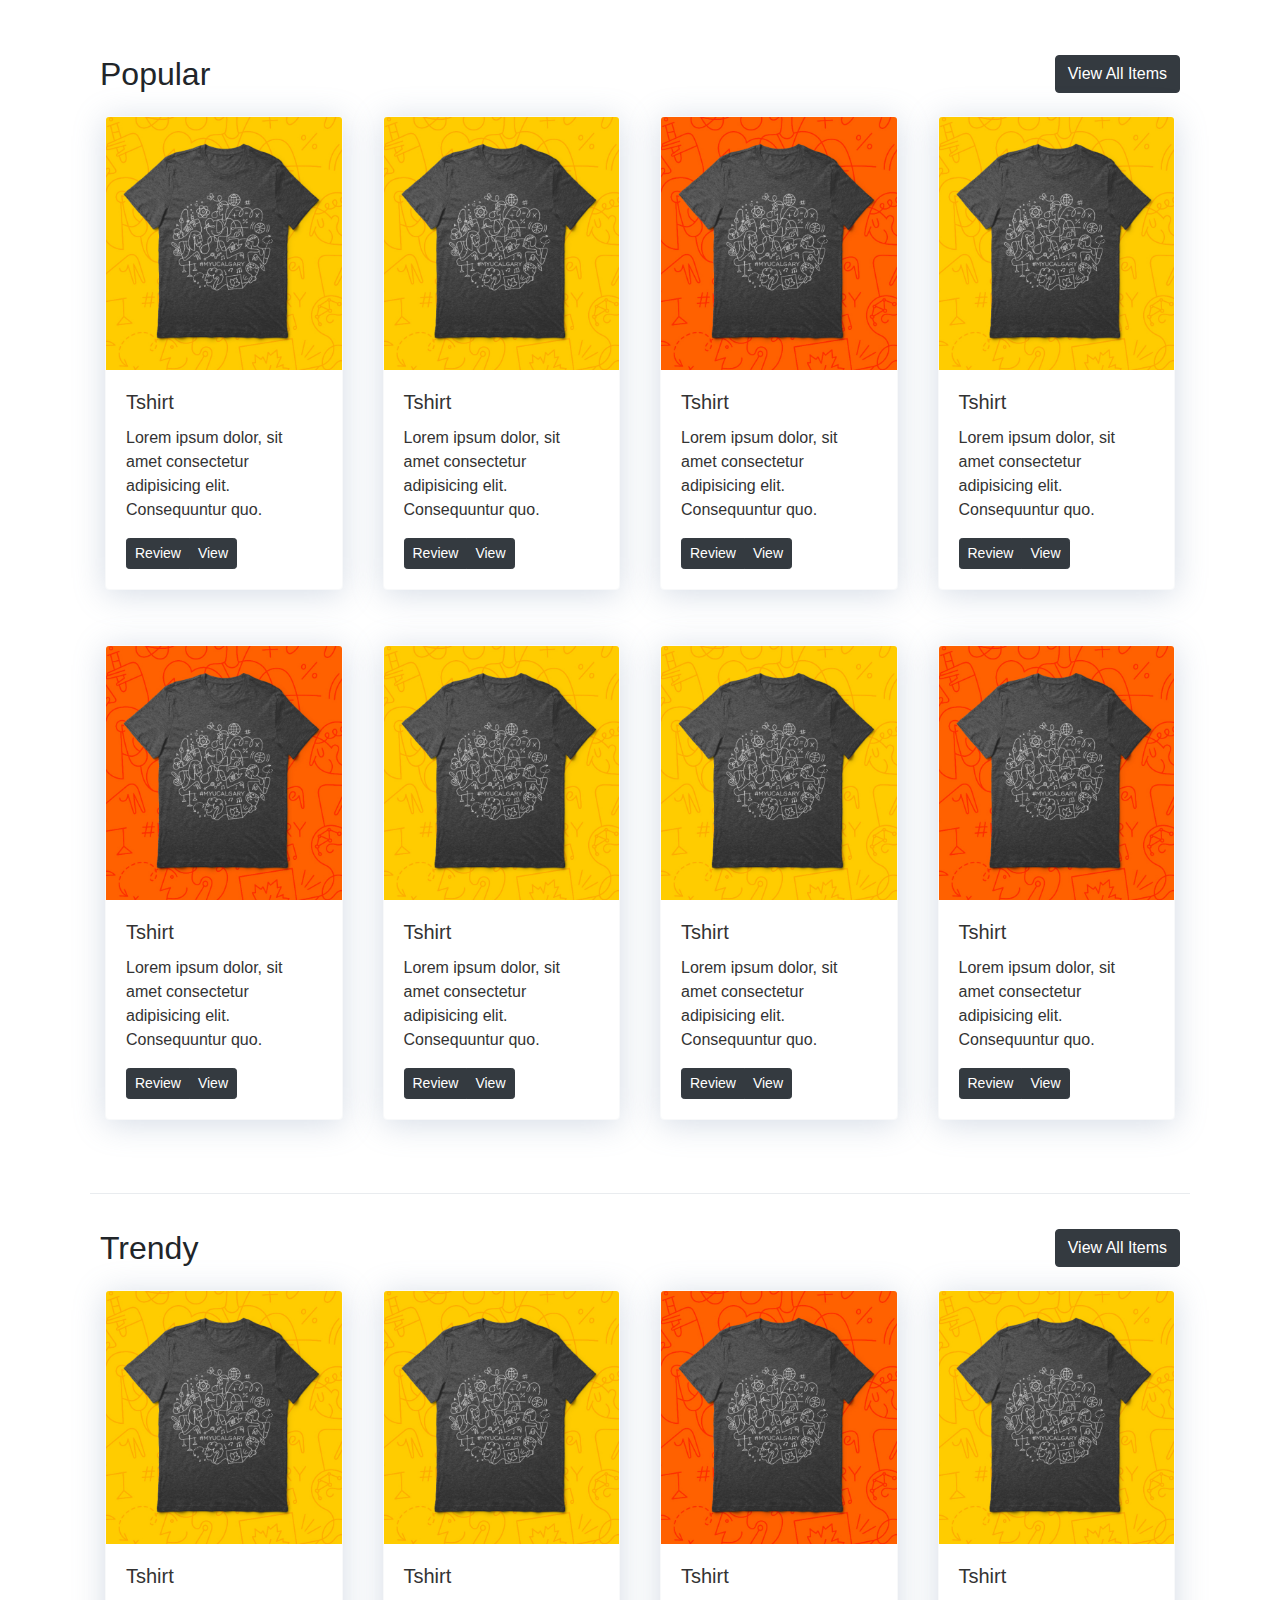
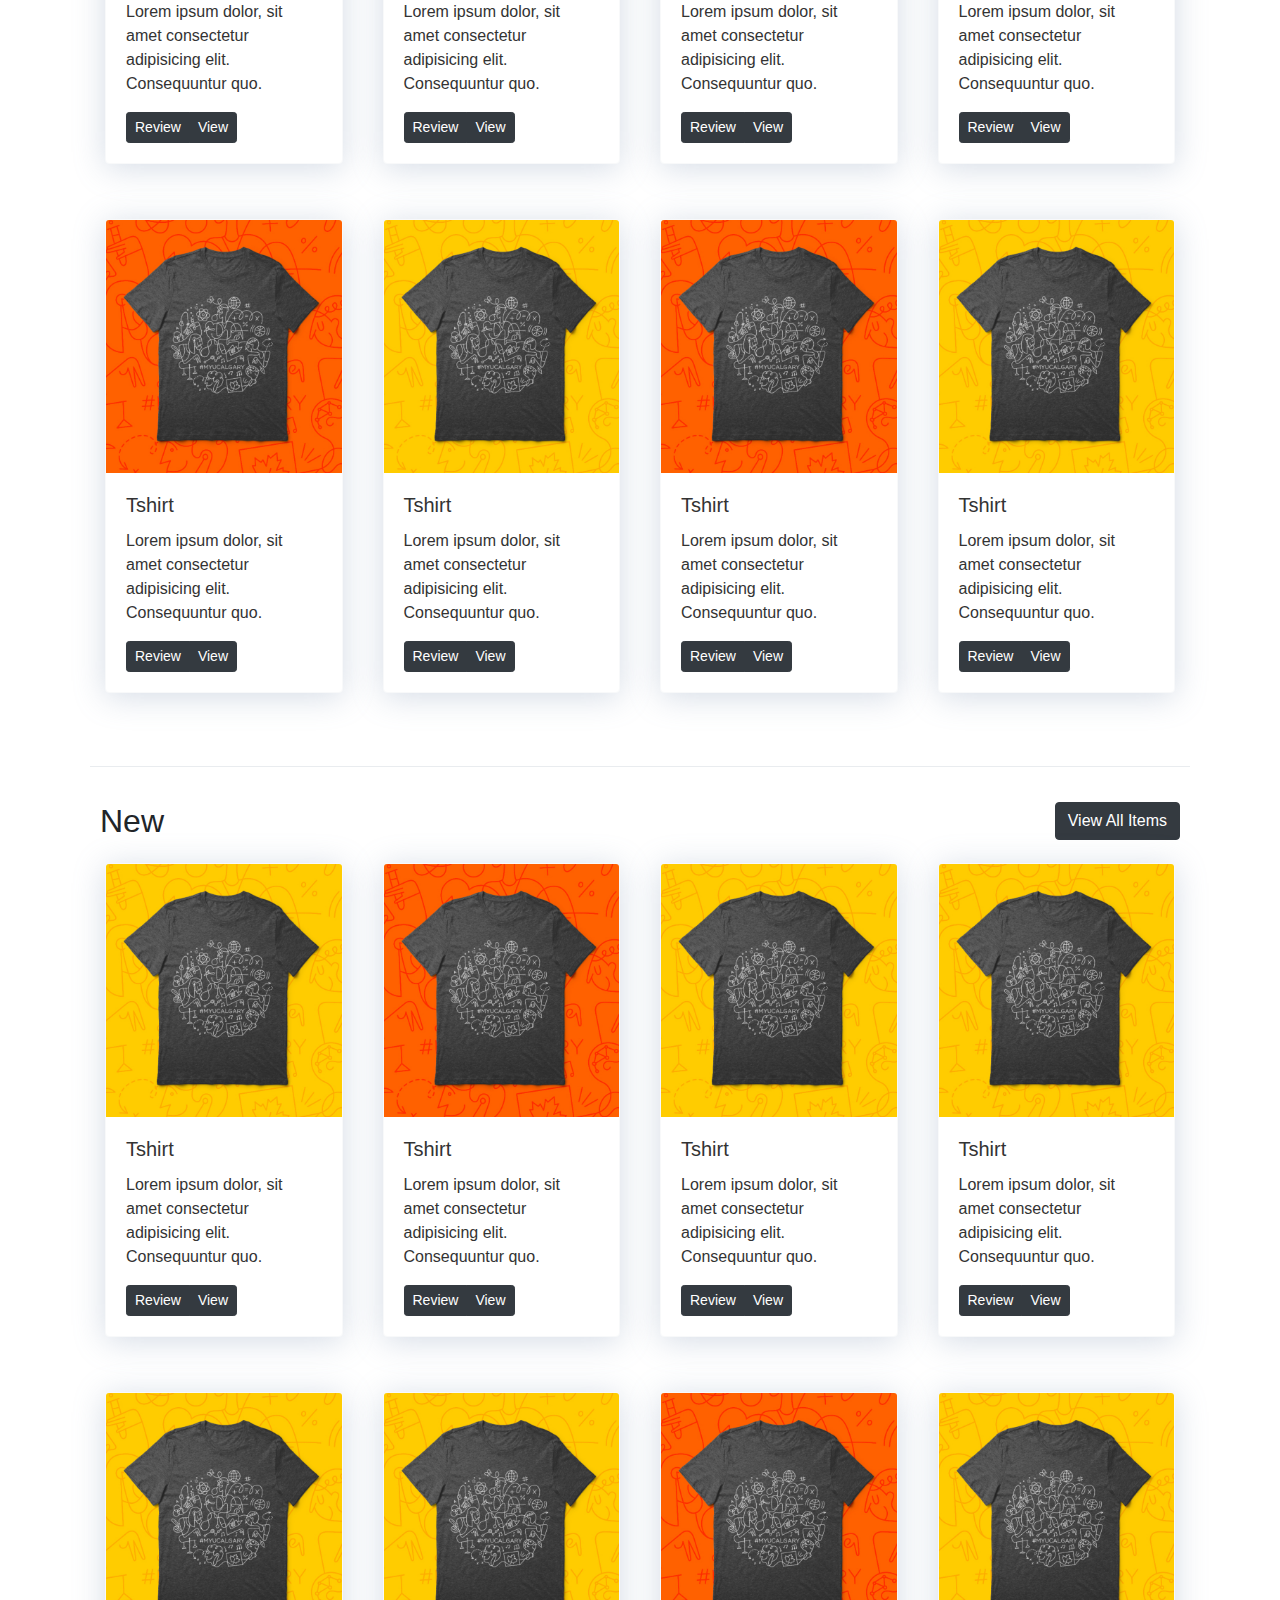
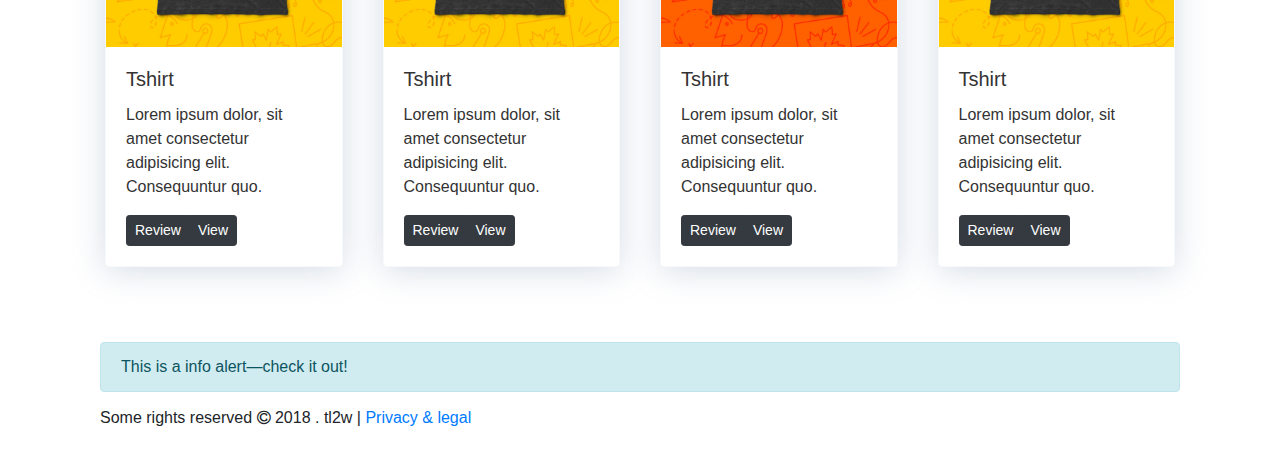
<file: index.html>
<!DOCTYPE html>
<html lang="en">

<head>
    <meta charset="UTF-8">
    <meta name="viewport" content="width=device-width, initial-scale=1, shrink-to-fit=no">
    <meta http-equiv="X-UA-Compatible" content="ie=edge">
    <link href="https://fonts.googleapis.com/css?family=Raleway:400,500" rel="stylesheet">
    <link rel="stylesheet" href="https://maxcdn.bootstrapcdn.com/bootstrap/4.0.0/css/bootstrap.min.css">
    <link rel="stylesheet" href="https://cdnjs.cloudflare.com/ajax/libs/font-awesome/4.7.0/css/font-awesome.css" />
    <link rel="stylesheet" href="style.css">
    <title>Market</title>
</head>

<body>
    <div class="container">
        <!-- Content here -->
        <!-- <header>
            <div class="row">
                <div class="col-md-8 col-sm-12 justify-content-start align-items-center d-flex">
                    <div class="alert alert-info md" role="alert">
                        This is a dark alert—check it out!
                    </div>
                </div>
                <div class="col-md-4 col-sm-12 justify-content-end align-items-center d-flex">
                    <form action="">
                        <select class="custom-select mr-sm-2" id="inlineFormCustomSelect">
                            <option value="1">English</option>
                            <option value="2">Bangla</option>
                            <option value="3">Hindi</option>
                        </select>
                    </form>
                </div>
            </div>
            <div class="row">
                <div class="col-md-6 col-sm-12 justify-content-start align-items-center d-flex">
                    <h1 style="font-weight: 800;">Marketplace</h1>
                </div>
                <div class="col-md-6 col-sm-12 justify-content-end align-items-center d-flex">
                    <div class="row">
                        <div class="col-sm-12 col-md-8 pl">
                            <div class="input-group justify-content-end align-items-start d-flex">
                                <input type="text" class="form-control" aria-label="Text input with dropdown button">
                                <div class="input-group-append show">
                                    <button class="btn btn-dark dropdown-toggle" type="button" data-toggle="dropdown" aria-haspopup="true" aria-expanded="false">
                                        <i class="fa fa-search"></i>
                                    </button>
                                    <div class="dropdown-menu dropdown-menu-right">
                                        <a class="dropdown-item" href="#">Action</a>
                                        <a class="dropdown-item" href="#">Another action</a>
                                        <a class="dropdown-item" href="#">Something else here</a>
                                    </div>
                                </div>
                            </div>
                        </div>
                        <div class="col-sm-12 col-md-4 pl">
                            <div class="dropdown show justify-content-end align-items-start d-flex">
                                <a class="btn btn-dark dropdown-toggle" href="#" role="button" id="dropdownMenuLink" data-toggle="dropdown" aria-haspopup="true"
                                    aria-expanded="false">
                                    Category
                                </a>

                                <div class="dropdown-menu dropdown-menu-right" aria-labelledby="dropdownMenuLink">
                                    <a class="dropdown-item" href="#">Action</a>
                                    <a class="dropdown-item" href="#">Another action</a>
                                    <a class="dropdown-item" href="#">Something else here</a>
                                </div>
                            </div>
                        </div>
                    </div>
                </div>
            </div>
            <div class="row">
                <div class="col-md-6 col-sm-12">
                    <div class="btn-group" role="group" aria-label="Basic example">
                        <button type="button" class="btn btn-dark">Flipkart</button>
                        <button type="button" class="btn btn-dark">Amazon</button>
                        <button type="button" class="btn btn-dark">Myntra</button>
                    </div>
                </div>
            </div>
        </header> -->

        <div style="margin-top:25px;" class="row">
            <div style="margin-bottom:15px;" class="col-6 justify-content-start align-items-start d-flex">
                <h2>Popular</h2>
            </div>
            <div style="margin-bottom:15px;" class="col-6 justify-content-end align-items-start d-flex">
                <button type="button" class="btn btn-dark">View All Items</button>
            </div>
            <hr>
            <div class="col-lg-3 col-md-6 module pd justify-content-center align-items-center d-flex">
                <div class="card border-light" style="width: 18rem;">
                    <a class="ln" href="single.html">
                        <img class="card-img-top" src="t-shirt-illus-wide.jpg" alt="Card image cap">
                        <div class="card-body">
                            <h5 class="card-title">Tshirt</h5>
                            <p class="card-text">Lorem ipsum dolor, sit amet consectetur adipisicing elit. Consequuntur quo.</p>
                            <div class="btn-group btn-group-sm" role="group" aria-label="Basic example">
                                <button type="button" class="btn btn-dark">Review</button>
                                <button type="button" class="btn btn-dark">View</button>
                            </div>
                        </div>
                    </a>
                </div>
            </div>
            <div class="col-lg-3 col-md-6 module pd justify-content-center align-items-center d-flex">
                <div class="card border-light" style="width: 18rem;">
                    <a class="ln" href="single.html">
                        <img class="card-img-top" src="t-shirt-illus-wide.jpg" alt="Card image cap">
                        <div class="card-body">
                            <h5 class="card-title">Tshirt</h5>
                            <p class="card-text">Lorem ipsum dolor, sit amet consectetur adipisicing elit. Consequuntur quo.</p>
                            <div class="btn-group btn-group-sm" role="group" aria-label="Basic example">
                                <button type="button" class="btn btn-dark">Review</button>
                                <button type="button" class="btn btn-dark">View</button>
                            </div>
                        </div>
                    </a>
                </div>
            </div>
            <div class="col-lg-3 col-md-6 module pd justify-content-center align-items-center d-flex">
                <div class="card border-light" style="width: 18rem;">
                    <a class="ln" href="single.html">
                        <img class="card-img-top" src="t-shirt-illus-wide_ii.jpg" alt="Card image cap">
                        <div class="card-body">
                            <h5 class="card-title">Tshirt</h5>
                            <p class="card-text">Lorem ipsum dolor, sit amet consectetur adipisicing elit. Consequuntur quo.</p>
                            <div class="btn-group btn-group-sm" role="group" aria-label="Basic example">
                                <button type="button" class="btn btn-dark">Review</button>
                                <button type="button" class="btn btn-dark">View</button>
                            </div>
                        </div>
                    </a>
                </div>
            </div>
            <div class="col-lg-3 col-md-6 module pd justify-content-center align-items-center d-flex">
                <div class="card border-light" style="width: 18rem;">
                    <a class="ln" href="single.html">
                        <img class="card-img-top" src="t-shirt-illus-wide.jpg" alt="Card image cap">
                        <div class="card-body">
                            <h5 class="card-title">Tshirt</h5>
                            <p class="card-text">Lorem ipsum dolor, sit amet consectetur adipisicing elit. Consequuntur quo.</p>
                            <div class="btn-group btn-group-sm" role="group" aria-label="Basic example">
                                <button type="button" class="btn btn-dark">Review</button>
                                <button type="button" class="btn btn-dark">View</button>
                            </div>
                        </div>
                    </a>
                </div>
            </div>
            <div class="col-lg-3 col-md-6 module pd justify-content-center align-items-center d-flex">
                <div class="card border-light" style="width: 18rem;">
                    <a class="ln" href="single.html">
                        <img class="card-img-top" src="t-shirt-illus-wide_ii.jpg" alt="Card image cap">
                        <div class="card-body">
                            <h5 class="card-title">Tshirt</h5>
                            <p class="card-text">Lorem ipsum dolor, sit amet consectetur adipisicing elit. Consequuntur quo.</p>
                            <div class="btn-group btn-group-sm" role="group" aria-label="Basic example">
                                <button type="button" class="btn btn-dark">Review</button>
                                <button type="button" class="btn btn-dark">View</button>
                            </div>
                        </div>
                    </a>
                </div>
            </div>
            <div class="col-lg-3 col-md-6 module pd justify-content-center align-items-center d-flex">
                <div class="card border-light" style="width: 18rem;">
                    <a class="ln" href="single.html">
                        <img class="card-img-top" src="t-shirt-illus-wide.jpg" alt="Card image cap">
                        <div class="card-body">
                            <h5 class="card-title">Tshirt</h5>
                            <p class="card-text">Lorem ipsum dolor, sit amet consectetur adipisicing elit. Consequuntur quo.</p>
                            <div class="btn-group btn-group-sm" role="group" aria-label="Basic example">
                                <button type="button" class="btn btn-dark">Review</button>
                                <button type="button" class="btn btn-dark">View</button>
                            </div>
                        </div>
                    </a>
                </div>
            </div>
            <div class="col-lg-3 col-md-6 module pd justify-content-center align-items-center d-flex">
                <div class="card border-light" style="width: 18rem;">
                    <a class="ln" href="single.html">
                        <img class="card-img-top" src="t-shirt-illus-wide.jpg" alt="Card image cap">
                        <div class="card-body">
                            <h5 class="card-title">Tshirt</h5>
                            <p class="card-text">Lorem ipsum dolor, sit amet consectetur adipisicing elit. Consequuntur quo.</p>
                            <div class="btn-group btn-group-sm" role="group" aria-label="Basic example">
                                <button type="button" class="btn btn-dark">Review</button>
                                <button type="button" class="btn btn-dark">View</button>
                            </div>
                        </div>
                    </a>
                </div>
            </div>
            <div class="col-lg-3 col-md-6 module pd justify-content-center align-items-center d-flex">
                <div class="card border-light" style="width: 18rem;">
                    <a class="ln" href="single.html">
                        <img class="card-img-top" src="t-shirt-illus-wide_ii.jpg" alt="Card image cap">
                        <div class="card-body">
                            <h5 class="card-title">Tshirt</h5>
                            <p class="card-text">Lorem ipsum dolor, sit amet consectetur adipisicing elit. Consequuntur quo.</p>
                            <div class="btn-group btn-group-sm" role="group" aria-label="Basic example">
                                <button type="button" class="btn btn-dark">Review</button>
                                <button type="button" class="btn btn-dark">View</button>
                            </div>
                        </div>
                    </a>
                </div>
            </div>
        </div>
        <div role="separator" class="dropdown-divider"></div>
        <div style="margin-top:25px;" class="row">
            <div style="margin-bottom:15px;" class="col-6 justify-content-start align-items-start d-flex">
                <h2>Trendy</h2>
            </div>
            <div style="margin-bottom:15px;" class="col-6 justify-content-end align-items-start d-flex">
                <button type="button" class="btn btn-dark">View All Items</button>
            </div>
            <hr>
            <div class="col-lg-3 col-md-6 module pd justify-content-center align-items-center d-flex">
                <div class="card border-light" style="width: 18rem;">
                    <a class="ln" href="single.html">
                        <img class="card-img-top" src="t-shirt-illus-wide.jpg" alt="Card image cap">
                        <div class="card-body">
                            <h5 class="card-title">Tshirt</h5>
                            <p class="card-text">Lorem ipsum dolor, sit amet consectetur adipisicing elit. Consequuntur quo.</p>
                            <div class="btn-group btn-group-sm" role="group" aria-label="Basic example">
                                <button type="button" class="btn btn-dark">Review</button>
                                <button type="button" class="btn btn-dark">View</button>
                            </div>
                        </div>
                    </a>
                </div>
            </div>
            <div class="col-lg-3 col-md-6 module pd justify-content-center align-items-center d-flex">
                <div class="card border-light" style="width: 18rem;">
                    <a class="ln" href="single.html">
                        <img class="card-img-top" src="t-shirt-illus-wide.jpg" alt="Card image cap">
                        <div class="card-body">
                            <h5 class="card-title">Tshirt</h5>
                            <p class="card-text">Lorem ipsum dolor, sit amet consectetur adipisicing elit. Consequuntur quo.</p>
                            <div class="btn-group btn-group-sm" role="group" aria-label="Basic example">
                                <button type="button" class="btn btn-dark">Review</button>
                                <button type="button" class="btn btn-dark">View</button>
                            </div>
                        </div>
                    </a>
                </div>
            </div>
            <div class="col-lg-3 col-md-6 module pd justify-content-center align-items-center d-flex">
                <div class="card border-light" style="width: 18rem;">
                    <a class="ln" href="single.html">
                        <img class="card-img-top" src="t-shirt-illus-wide_ii.jpg" alt="Card image cap">
                        <div class="card-body">
                            <h5 class="card-title">Tshirt</h5>
                            <p class="card-text">Lorem ipsum dolor, sit amet consectetur adipisicing elit. Consequuntur quo.</p>
                            <div class="btn-group btn-group-sm" role="group" aria-label="Basic example">
                                <button type="button" class="btn btn-dark">Review</button>
                                <button type="button" class="btn btn-dark">View</button>
                            </div>
                        </div>
                    </a>
                </div>
            </div>
            <div class="col-lg-3 col-md-6 module pd justify-content-center align-items-center d-flex">
                <div class="card border-light" style="width: 18rem;">
                    <a class="ln" href="single.html">
                        <img class="card-img-top" src="t-shirt-illus-wide.jpg" alt="Card image cap">
                        <div class="card-body">
                            <h5 class="card-title">Tshirt</h5>
                            <p class="card-text">Lorem ipsum dolor, sit amet consectetur adipisicing elit. Consequuntur quo.</p>
                            <div class="btn-group btn-group-sm" role="group" aria-label="Basic example">
                                <button type="button" class="btn btn-dark">Review</button>
                                <button type="button" class="btn btn-dark">View</button>
                            </div>
                        </div>
                    </a>
                </div>
            </div>
            <div class="col-lg-3 col-md-6 module pd justify-content-center align-items-center d-flex">
                <div class="card border-light" style="width: 18rem;">
                    <a class="ln" href="single.html">
                        <img class="card-img-top" src="t-shirt-illus-wide_ii.jpg" alt="Card image cap">
                        <div class="card-body">
                            <h5 class="card-title">Tshirt</h5>
                            <p class="card-text">Lorem ipsum dolor, sit amet consectetur adipisicing elit. Consequuntur quo.</p>
                            <div class="btn-group btn-group-sm" role="group" aria-label="Basic example">
                                <button type="button" class="btn btn-dark">Review</button>
                                <button type="button" class="btn btn-dark">View</button>
                            </div>
                        </div>
                    </a>
                </div>
            </div>
            <div class="col-lg-3 col-md-6 module pd justify-content-center align-items-center d-flex">
                <div class="card border-light" style="width: 18rem;">
                    <a class="ln" href="single.html">
                        <img class="card-img-top" src="t-shirt-illus-wide.jpg" alt="Card image cap">
                        <div class="card-body">
                            <h5 class="card-title">Tshirt</h5>
                            <p class="card-text">Lorem ipsum dolor, sit amet consectetur adipisicing elit. Consequuntur quo.</p>
                            <div class="btn-group btn-group-sm" role="group" aria-label="Basic example">
                                <button type="button" class="btn btn-dark">Review</button>
                                <button type="button" class="btn btn-dark">View</button>
                            </div>
                        </div>
                    </a>
                </div>
            </div>
            <div class="col-lg-3 col-md-6 module pd justify-content-center align-items-center d-flex">
                <div class="card border-light" style="width: 18rem;">
                    <a class="ln" href="single.html">
                        <img class="card-img-top" src="t-shirt-illus-wide_ii.jpg" alt="Card image cap">
                        <div class="card-body">
                            <h5 class="card-title">Tshirt</h5>
                            <p class="card-text">Lorem ipsum dolor, sit amet consectetur adipisicing elit. Consequuntur quo.</p>
                            <div class="btn-group btn-group-sm" role="group" aria-label="Basic example">
                                <button type="button" class="btn btn-dark">Review</button>
                                <button type="button" class="btn btn-dark">View</button>
                            </div>
                        </div>
                    </a>
                </div>
            </div>
            <div class="col-lg-3 col-md-6 module pd justify-content-center align-items-center d-flex">
                <div class="card border-light" style="width: 18rem;">
                    <a class="ln" href="single.html">
                        <img class="card-img-top" src="t-shirt-illus-wide.jpg" alt="Card image cap">
                        <div class="card-body">
                            <h5 class="card-title">Tshirt</h5>
                            <p class="card-text">Lorem ipsum dolor, sit amet consectetur adipisicing elit. Consequuntur quo.</p>
                            <div class="btn-group btn-group-sm" role="group" aria-label="Basic example">
                                <button type="button" class="btn btn-dark">Review</button>
                                <button type="button" class="btn btn-dark">View</button>
                            </div>
                        </div>
                    </a>
                </div>
            </div>
        </div>
        <div role="separator" class="dropdown-divider"></div>
        <div style="margin-top:25px;" class="row">
            <div style="margin-bottom:15px;" class="col-6 justify-content-start align-items-start d-flex">
                <h2>New</h2>
            </div>
            <div style="margin-bottom:15px;" class="col-6 justify-content-end align-items-start d-flex">
                <button type="button" class="btn btn-dark">View All Items</button>
            </div>
            <hr>
            <div class="col-lg-3 col-md-6 module pd justify-content-center align-items-center d-flex">
                <div class="card border-light" style="width: 18rem;">
                    <a class="ln" href="single.html">
                        <img class="card-img-top" src="t-shirt-illus-wide.jpg" alt="Card image cap">
                        <div class="card-body">
                            <h5 class="card-title">Tshirt</h5>
                            <p class="card-text">Lorem ipsum dolor, sit amet consectetur adipisicing elit. Consequuntur quo.</p>
                            <div class="btn-group btn-group-sm" role="group" aria-label="Basic example">
                                <button type="button" class="btn btn-dark">Review</button>
                                <button type="button" class="btn btn-dark">View</button>
                            </div>
                        </div>
                    </a>
                </div>
            </div>
            <div class="col-lg-3 col-md-6 module pd justify-content-center align-items-center d-flex">
                <div class="card border-light" style="width: 18rem;">
                    <a class="ln" href="single.html">
                        <img class="card-img-top" src="t-shirt-illus-wide_ii.jpg" alt="Card image cap">
                        <div class="card-body">
                            <h5 class="card-title">Tshirt</h5>
                            <p class="card-text">Lorem ipsum dolor, sit amet consectetur adipisicing elit. Consequuntur quo.</p>
                            <div class="btn-group btn-group-sm" role="group" aria-label="Basic example">
                                <button type="button" class="btn btn-dark">Review</button>
                                <button type="button" class="btn btn-dark">View</button>
                            </div>
                        </div>
                    </a>
                </div>
            </div>
            <div class="col-lg-3 col-md-6 module pd justify-content-center align-items-center d-flex">
                <div class="card border-light" style="width: 18rem;">
                    <a class="ln" href="single.html">
                        <img class="card-img-top" src="t-shirt-illus-wide.jpg" alt="Card image cap">
                        <div class="card-body">
                            <h5 class="card-title">Tshirt</h5>
                            <p class="card-text">Lorem ipsum dolor, sit amet consectetur adipisicing elit. Consequuntur quo.</p>
                            <div class="btn-group btn-group-sm" role="group" aria-label="Basic example">
                                <button type="button" class="btn btn-dark">Review</button>
                                <button type="button" class="btn btn-dark">View</button>
                            </div>
                        </div>
                    </a>
                </div>
            </div>
            <div class="col-lg-3 col-md-6 module pd justify-content-center align-items-center d-flex">
                <div class="card border-light" style="width: 18rem;">
                    <a class="ln" href="single.html">
                        <img class="card-img-top" src="t-shirt-illus-wide.jpg" alt="Card image cap">
                        <div class="card-body">
                            <h5 class="card-title">Tshirt</h5>
                            <p class="card-text">Lorem ipsum dolor, sit amet consectetur adipisicing elit. Consequuntur quo.</p>
                            <div class="btn-group btn-group-sm" role="group" aria-label="Basic example">
                                <button type="button" class="btn btn-dark">Review</button>
                                <button type="button" class="btn btn-dark">View</button>
                            </div>
                        </div>
                    </a>
                </div>
            </div>
            <div class="col-lg-3 col-md-6 module pd justify-content-center align-items-center d-flex">
                <div class="card border-light" style="width: 18rem;">
                    <a class="ln" href="single.html">
                        <img class="card-img-top" src="t-shirt-illus-wide.jpg" alt="Card image cap">
                        <div class="card-body">
                            <h5 class="card-title">Tshirt</h5>
                            <p class="card-text">Lorem ipsum dolor, sit amet consectetur adipisicing elit. Consequuntur quo.</p>
                            <div class="btn-group btn-group-sm" role="group" aria-label="Basic example">
                                <button type="button" class="btn btn-dark">Review</button>
                                <button type="button" class="btn btn-dark">View</button>
                            </div>
                        </div>
                    </a>
                </div>
            </div>
            <div class="col-lg-3 col-md-6 module pd justify-content-center align-items-center d-flex">
                <div class="card border-light" style="width: 18rem;">
                    <a class="ln" href="single.html">
                        <img class="card-img-top" src="t-shirt-illus-wide.jpg" alt="Card image cap">
                        <div class="card-body">
                            <h5 class="card-title">Tshirt</h5>
                            <p class="card-text">Lorem ipsum dolor, sit amet consectetur adipisicing elit. Consequuntur quo.</p>
                            <div class="btn-group btn-group-sm" role="group" aria-label="Basic example">
                                <button type="button" class="btn btn-dark">Review</button>
                                <button type="button" class="btn btn-dark">View</button>
                            </div>
                        </div>
                    </a>
                </div>
            </div>
            <div class="col-lg-3 col-md-6 module pd justify-content-center align-items-center d-flex">
                <div class="card border-light" style="width: 18rem;">
                    <a class="ln" href="single.html">
                        <img class="card-img-top" src="t-shirt-illus-wide_ii.jpg" alt="Card image cap">
                        <div class="card-body">
                            <h5 class="card-title">Tshirt</h5>
                            <p class="card-text">Lorem ipsum dolor, sit amet consectetur adipisicing elit. Consequuntur quo.</p>
                            <div class="btn-group btn-group-sm" role="group" aria-label="Basic example">
                                <button type="button" class="btn btn-dark">Review</button>
                                <button type="button" class="btn btn-dark">View</button>
                            </div>
                        </div>
                    </a>
                </div>
            </div>
            <div class="col-lg-3 col-md-6 module pd justify-content-center align-items-center d-flex">
                <div class="card border-light" style="width: 18rem;">
                    <a class="ln" href="single.html">
                        <img class="card-img-top" src="t-shirt-illus-wide.jpg" alt="Card image cap">
                        <div class="card-body">
                            <h5 class="card-title">Tshirt</h5>
                            <p class="card-text">Lorem ipsum dolor, sit amet consectetur adipisicing elit. Consequuntur quo.</p>
                            <div class="btn-group btn-group-sm" role="group" aria-label="Basic example">
                                <button type="button" class="btn btn-dark">Review</button>
                                <button type="button" class="btn btn-dark">View</button>
                            </div>
                        </div>
                    </a>
                </div>
            </div>
        </div>


        <footer>
            <div class="row">
                <div class="col-sm-12">
                    <div class="alert alert-info" role="alert">
                        This is a info alert—check it out!
                    </div>
                </div>
                <div class="col-sm-12">
                    <h6>
                        Some rights reserved
                        <i class="fa fa-copyright" aria-hidden="true"></i> 2018 . tl2w |
                        <a href="#">Privacy &amp; legal</a>
                    </h6>
                </div>
            </div>
        </footer>
    </div>

    <script src="https://cdnjs.cloudflare.com/ajax/libs/jquery/3.3.1/jquery.min.js"></script>
    <script src="https://cdnjs.cloudflare.com/ajax/libs/popper.js/1.12.9/umd/popper.min.js"></script>
    <script src="https://maxcdn.bootstrapcdn.com/bootstrap/4.0.0/js/bootstrap.min.js"></script>
    <script>
        (function ($) {

            /**
             * Copyright 2012, Digital Fusion
             * Licensed under the MIT license.
             * http://teamdf.com/jquery-plugins/license/
             *
             * @author Sam Sehnert
             * @desc A small plugin that checks whether elements are within
             *     the user visible viewport of a web browser.
             *     only accounts for vertical position, not horizontal.
             */

            $.fn.visible = function (partial) {

                var $t = $(this),
                    $w = $(window),
                    viewTop = $w.scrollTop(),
                    viewBottom = viewTop + $w.height(),
                    _top = $t.offset().top,
                    _bottom = _top + $t.height(),
                    compareTop = partial === true ? _bottom : _top,
                    compareBottom = partial === true ? _top : _bottom;

                return ((compareBottom <= viewBottom) && (compareTop >= viewTop));

            };

        })(jQuery);

        var win = $(window);

        var allMods = $(".module");

        allMods.each(function (i, el) {
            var el = $(el);
            if (el.visible(true)) {
                el.addClass("already-visible");
            }
        });

        win.scroll(function (event) {

            allMods.each(function (i, el) {
                var el = $(el);
                if (el.visible(true)) {
                    el.addClass("come-in");
                }
            });

        });
    </script>
</body>

</html>
</file>
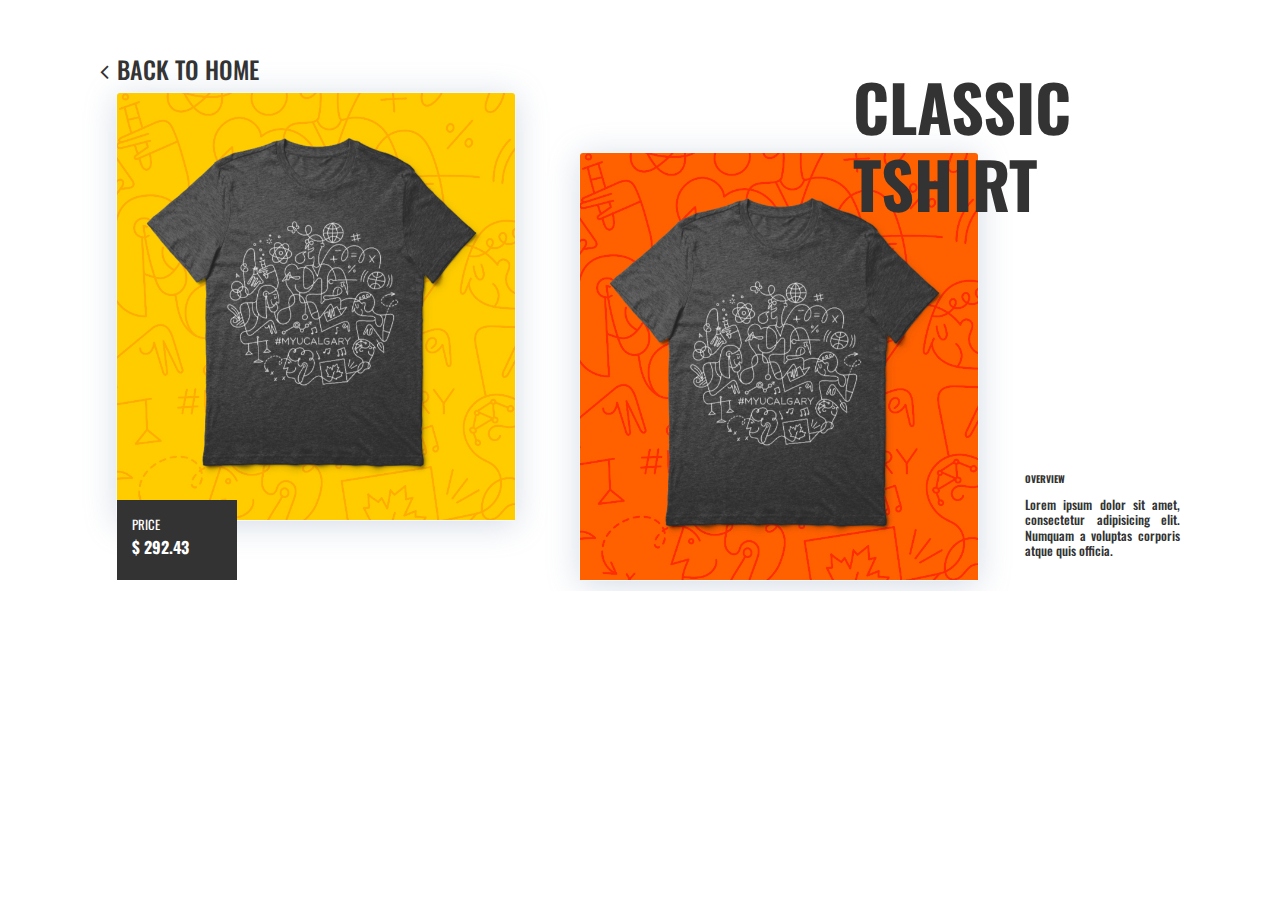
<file: single.html>
<!DOCTYPE html>
<html lang="en">

<head>
    <meta charset="UTF-8">
    <meta name="viewport" content="width=device-width, initial-scale=1, shrink-to-fit=no">
    <meta http-equiv="X-UA-Compatible" content="ie=edge">
    <link href="https://fonts.googleapis.com/css?family=Oswald:400,500" rel="stylesheet">
    <link rel="stylesheet" href="https://maxcdn.bootstrapcdn.com/bootstrap/4.0.0/css/bootstrap.min.css">
    <link rel="stylesheet" href="https://cdnjs.cloudflare.com/ajax/libs/font-awesome/4.7.0/css/font-awesome.css" />
    <link rel="stylesheet" href="style.css">
    <title>Document</title>
</head>

<body>
    <div class="container">
        <div style="margin-top:25px;" class="row ft_o">
            <div class="col-sm-12 tlk mo">
                <a href="index.html" class="ln">
                    <h4>
                        <i class="fa fa-angle-left" style="padding-right: 2px"></i> BACK TO HOME
                    </h4>
                </a>
            </div>
            <div class="col-md-5 col-sm-12 mo animated fadeInDown justify-content-around align-items-start d-flex">
                <div class="card border-light" style="width: 25rem;">
                    <img class="card-img-top" src="t-shirt-illus-wide.jpg" alt="Card image cap">
                    <div class="blk">
                        <p>PRICE</p>
                        <h6>$ 292.43</h6>
                    </div>
                </div>
            </div>
            <div class="col-md-5 col-sm-12 mo animated fadeInUp m60 justify-content-around align-items-start d-flex">
                <div class="card border-light" style="width: 25rem;">
                    <img class="card-img-top" src="t-shirt-illus-wide_ii.jpg" alt="Card image cap">
                    <div class="clk">
                        <h2>CLASSIC TSHIRT</h2>
                    </div>
                </div>
            </div>
            <div class="col-md-2 col-sm-12 mo">
                <div class="flk">
                    <h5>OVERVIEW</h5>
                    <h6>Lorem ipsum dolor sit amet, consectetur adipisicing elit. Numquam a voluptas corporis atque quis officia.
                    </h6>
                </div>
            </div>
        </div>
    </div>

    <script src="https://cdnjs.cloudflare.com/ajax/libs/jquery/3.3.1/jquery.min.js"></script>
    <script src="https://cdnjs.cloudflare.com/ajax/libs/popper.js/1.12.9/umd/popper.min.js"></script>
    <script src="https://maxcdn.bootstrapcdn.com/bootstrap/4.0.0/js/bootstrap.min.js"></script>
</body>

</html>
</file>
<file: style.css>
body {
  /* color: #fff;
  background-color: #333; */
  /* font-family: "Raleway", sans-serif; */
}
.container {
  padding: 20px;
}
.row {
  padding: 10px;
}
.row > .col-md-6.pd {
  margin-bottom: 55px;
  padding: 0 20px;
}
.row .col-md-6 .row > .pl {
  margin-top: 5px;
  padding: 0;
}
.md {
  width: 100%;
}
.row .col-md-6 .row > .pl:last-child {
  padding-left: 15px;
}
.border-light {
  box-shadow: 0 4px 32px rgba(125, 147, 178, 0.32);
}

/* Come In */
.come-in {
  transform: translateY(190px);
  animation: come-in 1s ease forwards;
}

.come-in:nth-child(odd) {
  animation-duration: 0.6s;
}

.already-visible {
  transform: translateY(0);
  animation: none;
}

@keyframes come-in {
  to {
    transform: translateY(0);
  }
}

/* Product view */
.ft_o {
  font-family: "Oswald", sans-serif;
  overflow: hidden;
}
.row > * {
  position: relative;
}
a.ln {
  color: #333333;
  text-decoration: none;
}
.blk {
  position: absolute;
  background-color: #333;
  bottom: 0;
  left: 0;
  padding: 15px;
  color: #ffffff;
  margin-bottom: -60px;
  width: 120px;
}
.blk p {
  font-size: 0.8em;
  margin-bottom: 4px;
}
.blk h6 {
  font-weight: 800;
}
.clk {
  position: absolute;
  padding: 15px;
  color: #ffffff;
  margin-right: -120px;
  width: 260px;
  top: 0;
  right: 0;
  margin-top: -100px;
  color: #333333;
  background-color: transparent;
}
.clk h2 {
  font-weight: 800;
  font-size: 4em;
}
.flk {
  position: absolute;
  bottom: 0;
  left: 0;
  padding: 15px;
  margin-bottom: -60px;
  width: auto;
  color: #333333;
  background-color: transparent;
  margin-bottom: 0;
}
.flk h5 {
  font-size: 0.6em;
  font-weight: 800;
  padding-bottom: 4px;
}
.flk h6 {
  font-size: 0.8em;
  text-align: justify;
}
.m60 {
  margin-top: 60px;
}
.animated {
  -webkit-animation-duration: 1s;
  animation-duration: 1s;
  -webkit-animation-fill-mode: both;
  animation-fill-mode: both;
}
.fadeInDown {
  -webkit-animation-name: fadeInDown;
  animation-name: fadeInDown;
}
@-webkit-keyframes fadeInDown {
  from {
    opacity: 0;
    -webkit-transform: translate3d(0, -100%, 0);
    transform: translate3d(0, -100%, 0);
  }

  to {
    opacity: 1;
    -webkit-transform: translate3d(0, 0, 0);
    transform: translate3d(0, 0, 0);
  }
}

@keyframes fadeInDown {
  from {
    opacity: 0;
    -webkit-transform: translate3d(0, -100%, 0);
    transform: translate3d(0, -100%, 0);
  }

  to {
    opacity: 1;
    -webkit-transform: translate3d(0, 0, 0);
    transform: translate3d(0, 0, 0);
  }
}
.fadeInUp {
  -webkit-animation-name: fadeInUp;
  animation-name: fadeInUp;
}
@-webkit-keyframes fadeInUp {
  from {
    opacity: 0;
    -webkit-transform: translate3d(0, 100%, 0);
    transform: translate3d(0, 100%, 0);
  }

  to {
    opacity: 1;
    -webkit-transform: translate3d(0, 0, 0);
    transform: translate3d(0, 0, 0);
  }
}

@keyframes fadeInUp {
  from {
    opacity: 0;
    -webkit-transform: translate3d(0, 100%, 0);
    transform: translate3d(0, 100%, 0);
  }

  to {
    opacity: 1;
    -webkit-transform: translate3d(0, 0, 0);
    transform: translate3d(0, 0, 0);
  }
}
@media only screen and (max-width: 600px) {
  .row > .mo:nth-child(3),
  .row > .mo:nth-child(4) {
    margin-top: 100px;
  }
  .mo .card {
    transform-origin: left center;
    transform: scale(0.8);
  }
  .flk h5 {
    font-size: 0.8em;
  }
  .flk h6 {
    font-size: 1em;
  }
}
</file>
